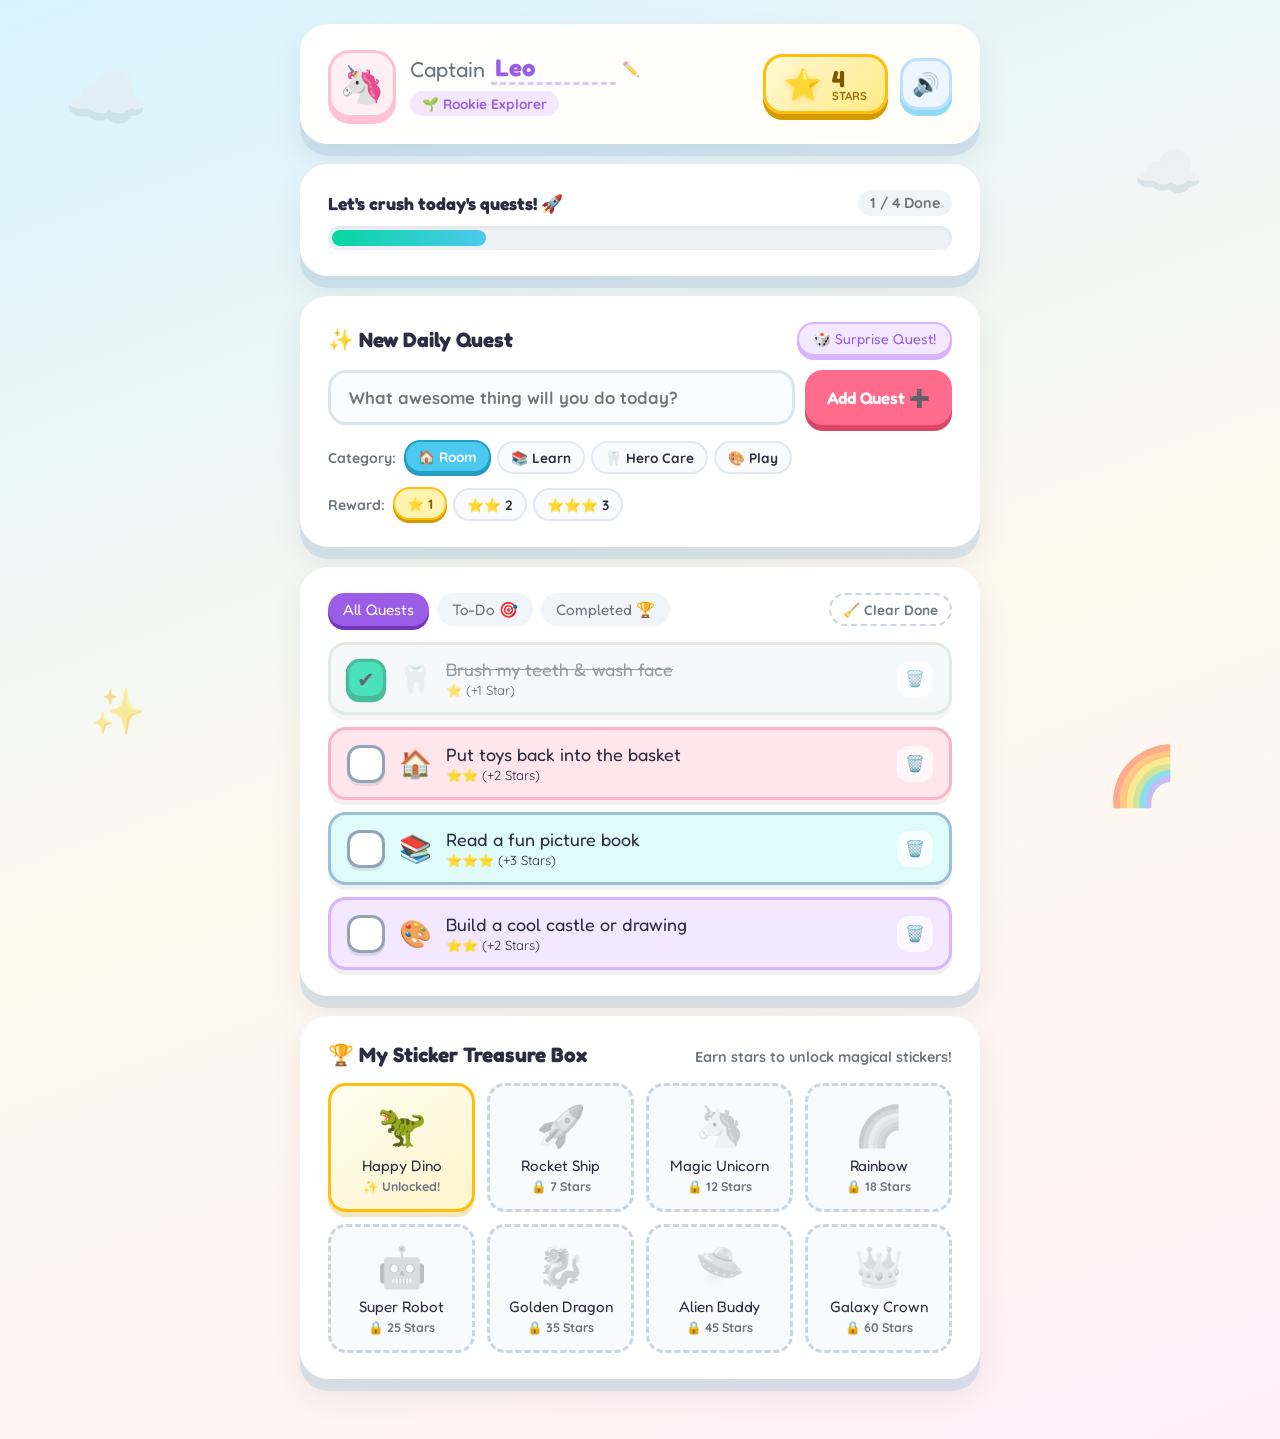
<file: index.html>
<!DOCTYPE html>
<html lang="en">
<head>
  <meta charset="UTF-8" />
  <meta name="viewport" content="width=device-width, initial-scale=1.0" />
  <title>StarQuest — Kids To-Do Adventure!</title>
  <!-- Rounded Kid-Friendly Fonts -->
  <link rel="preconnect" href="https://fonts.googleapis.com">
  <link rel="preconnect" href="https://fonts.gstatic.com" crossorigin>
  <link href="https://fonts.googleapis.com/css2?family=Fredoka:wght@500;600;700&family=Quicksand:wght@600;700&display=swap" rel="stylesheet">
  <!-- External CSS -->
  <link rel="stylesheet" href="style.css" />
</head>
<body>

  <!-- Floating Background Clouds -->
  <div class="sky-decor" aria-hidden="true">
    <div class="cloud cloud-1">☁️</div>
    <div class="cloud cloud-2">☁️</div>
    <div class="cloud cloud-3">✨</div>
    <div class="cloud cloud-4">🌈</div>
  </div>

  <!-- Confetti Canvas -->
  <canvas id="confetti-canvas"></canvas>

  <!-- Main App Container -->
  <main class="app-wrapper">
    
    <!-- Top Header & Hero Bar -->
    <header class="hero-card">
      <div class="profile-area">
        <button id="avatar-btn" class="avatar-badge" title="Click to change your buddy!">🦄</button>
        <div class="hero-text">
          <div class="greeting-row">
            <span class="greeting-label">Captain</span>
            <input type="text" id="kid-name" class="name-input" value="Leo" maxlength="14" aria-label="Your Name" />
            <span class="edit-hint">✏️</span>
          </div>
          <div class="rank-pill" id="rank-badge">🌱 Rookie Explorer</div>
        </div>
      </div>

      <div class="header-Stats">
        <div class="star-bank" id="star-bank-box">
          <span class="star-icon">⭐</span>
          <div class="star-info">
            <span class="star-count" id="star-count">0</span>
            <span class="star-label">Stars</span>
          </div>
        </div>
        <button id="sound-toggle" class="icon-btn" title="Toggle Sound Effects" aria-label="Toggle Sound">🔊</button>
      </div>
    </header>

    <!-- Daily Progress Bar -->
    <section class="progress-card">
      <div class="progress-header">
        <span class="progress-title" id="progress-message">Let's start today's adventure! 🚀</span>
        <span class="progress-fraction" id="progress-fraction">0 / 0 Done</span>
      </div>
      <div class="progress-track">
        <div class="progress-fill" id="progress-fill"></div>
      </div>
    </section>

    <!-- Add New Quest Section -->
    <section class="creator-card">
      <div class="section-heading">
        <h2>✨ New Daily Quest</h2>
        <button type="button" id="surprise-btn" class="surprise-btn">🎲 Surprise Quest!</button>
      </div>

      <form id="quest-form" autocomplete="off">
        <div class="input-row">
          <input 
            type="text" 
            id="quest-input" 
            placeholder="What awesome thing will you do today?" 
            maxlength="60"
            required 
          />
          <button type="submit" class="add-btn">Add Quest ➕</button>
        </div>

        <div class="options-row">
          <!-- Category Picker -->
          <div class="option-group">
            <span class="option-label">Category:</span>
            <div class="category-pills" id="category-picker">
              <button type="button" class="cat-pill active" data-cat="home" data-icon="🏠">🏠 Room</button>
              <button type="button" class="cat-pill" data-cat="school" data-icon="📚">📚 Learn</button>
              <button type="button" class="cat-pill" data-cat="health" data-icon="🦷">🦷 Hero Care</button>
              <button type="button" class="cat-pill" data-cat="fun" data-icon="🎨">🎨 Play</button>
            </div>
          </div>

          <!-- Star Value Picker -->
          <div class="option-group">
            <span class="option-label">Reward:</span>
            <div class="star-picker" id="star-picker">
              <button type="button" class="star-pill active" data-stars="1">⭐ 1</button>
              <button type="button" class="star-pill" data-stars="2">⭐⭐ 2</button>
              <button type="button" class="star-pill" data-stars="3">⭐⭐⭐ 3</button>
            </div>
          </div>
        </div>
      </form>
    </section>

    <!-- Filter Tabs & Quest List -->
    <section class="quests-section">
      <div class="tabs-bar">
        <div class="filter-tabs" id="filter-tabs">
          <button class="tab-btn active" data-filter="all">All Quests</button>
          <button class="tab-btn" data-filter="todo">To-Do 🎯</button>
          <button class="tab-btn" data-filter="done">Completed 🏆</button>
        </div>
        <button id="clear-done-btn" class="clear-btn" title="Remove finished quests">🧹 Clear Done</button>
      </div>

      <ul id="quest-list" class="quest-list">
        <!-- Quests injected via script.js -->
      </ul>

      <!-- Empty State -->
      <div id="empty-state" class="empty-state hidden">
        <div class="empty-mascot">🎉</div>
        <h3>All Clear, Captain!</h3>
        <p>Add a new quest above or hit "Surprise Quest" for a fun mission!</p>
      </div>
    </section>

    <!-- Collectible Sticker Book -->
    <section class="sticker-book">
      <div class="sticker-header">
        <h2>🏆 My Sticker Treasure Box</h2>
        <span class="sticker-subtitle">Earn stars to unlock magical stickers!</span>
      </div>
      <div class="sticker-grid" id="sticker-grid">
        <!-- Stickers injected via script.js -->
      </div>
    </section>

  </main>

  <!-- External JavaScript -->
  <script src="script.js"></script>
</body>
</html>
</file>
<file: style.css>
/* ==========================================================================
   1. DESIGN TOKENS & RESET
   ========================================================================== */
:root {
  --bg-top: #d8f3ff;
  --bg-bottom: #fff0f8;
  --card-bg: #ffffff;
  --text-main: #2b2d42;
  --text-muted: #6c757d;

  /* Candy Accents */
  --primary: #ff6b8b;
  --primary-shadow: #d94667;
  --secondary: #4cc9f0;
  --secondary-shadow: #259ec4;
  --yellow: #ffbe0b;
  --yellow-shadow: #d49b00;
  --green: #06d6a0;
  --green-shadow: #04a379;
  --purple: #9b5de5;
  --purple-shadow: #7234bd;

  /* Category Pastels */
  --cat-home-bg: #ffe5ec;
  --cat-home-border: #ffb3c6;
  --cat-school-bg: #e0fbfc;
  --cat-school-border: #98c1d9;
  --cat-health-bg: #d8f3dc;
  --cat-health-border: #95d5b2;
  --cat-fun-bg: #f3e8ff;
  --cat-fun-border: #d8b4fe;

  --radius-lg: 28px;
  --radius-md: 18px;
  --radius-pill: 999px;

  --font-display: 'Fredoka', sans-serif;
  --font-body: 'Quicksand', sans-serif;
}

* {
  box-sizing: border-box;
  margin: 0;
  padding: 0;
  -webkit-tap-highlight-color: transparent;
}

body {
  font-family: var(--font-body);
  color: var(--text-main);
  background: linear-gradient(160deg, var(--bg-top) 0%, #fef9ef 50%, var(--bg-bottom) 100%);
  min-height: 100vh;
  padding: 24px 16px 60px;
  overflow-x: hidden;
  position: relative;
}

/* ==========================================================================
   2. FLOATING BACKGROUND & CONFETTI
   ========================================================================== */
.sky-decor {
  position: fixed;
  inset: 0;
  pointer-events: none;
  z-index: 0;
  overflow: hidden;
}

.cloud {
  position: absolute;
  font-size: 3.5rem;
  opacity: 0.45;
  animation: floatCloud 18s ease-in-out infinite alternate;
}

.cloud-1 { top: 6%; left: 5%; font-size: 4.2rem; animation-duration: 22s; }
.cloud-2 { top: 15%; right: 6%; font-size: 3.5rem; animation-duration: 19s; animation-delay: -5s; }
.cloud-3 { bottom: 18%; left: 7%; font-size: 2.8rem; animation-duration: 14s; }
.cloud-4 { bottom: 10%; right: 8%; font-size: 3.6rem; animation-duration: 25s; }

@keyframes floatCloud {
  0% { transform: translateY(0px) translateX(0px) rotate(0deg); }
  100% { transform: translateY(-18px) translateX(22px) rotate(4deg); }
}

#confetti-canvas {
  position: fixed;
  inset: 0;
  width: 100%;
  height: 100%;
  pointer-events: none;
  z-index: 999;
}

/* ==========================================================================
   3. LAYOUT CONTAINER
   ========================================================================== */
.app-wrapper {
  position: relative;
  z-index: 1;
  max-width: 680px;
  margin: 0 auto;
  display: flex;
  flex-direction: column;
  gap: 20px;
}

/* Shared Card Look */
.hero-card,
.progress-card,
.creator-card,
.quests-section,
.sticker-book {
  background: var(--card-bg);
  border-radius: var(--radius-lg);
  padding: 22px 24px;
  border: 4px solid #ffffff;
  box-shadow: 0 12px 0 rgba(163, 196, 217, 0.35), 0 16px 32px rgba(43, 45, 66, 0.08);
}

/* ==========================================================================
   4. HERO HEADER & STAR BANK
   ========================================================================== */
.hero-card {
  display: flex;
  align-items: center;
  justify-content: space-between;
  flex-wrap: wrap;
  gap: 16px;
  background: linear-gradient(135deg, #ffffff 0%, #fffdf7 100%);
}

.profile-area {
  display: flex;
  align-items: center;
  gap: 14px;
}

.avatar-badge {
  width: 68px;
  height: 68px;
  border-radius: 22px;
  background: #fff0f5;
  border: 3px solid #ffc2d4;
  box-shadow: 0 6px 0 #ffc2d4;
  font-size: 2.3rem;
  cursor: pointer;
  transition: transform 0.15s ease, box-shadow 0.15s ease;
  display: grid;
  place-items: center;
}

.avatar-badge:hover {
  transform: translateY(-2px) rotate(-4deg);
}

.avatar-badge:active {
  transform: translateY(4px);
  box-shadow: 0 2px 0 #ffc2d4;
}

.greeting-row {
  display: flex;
  align-items: center;
  gap: 6px;
}

.greeting-label {
  font-family: var(--font-display);
  font-size: 1.35rem;
  color: var(--text-muted);
}

.name-input {
  font-family: var(--font-display);
  font-size: 1.5rem;
  font-weight: 700;
  color: var(--purple);
  border: none;
  border-bottom: 3px dashed #e0c3fc;
  background: transparent;
  width: 125px;
  padding: 0 4px;
  outline: none;
  transition: border-color 0.2s;
}

.name-input:focus {
  border-bottom-color: var(--primary);
}

.edit-hint {
  font-size: 0.9rem;
  opacity: 0.6;
}

.rank-pill {
  display: inline-block;
  margin-top: 6px;
  background: #f3e8ff;
  color: var(--purple);
  font-weight: 700;
  font-size: 0.85rem;
  padding: 4px 12px;
  border-radius: var(--radius-pill);
}

.header-Stats {
  display: flex;
  align-items: center;
  gap: 12px;
}

.star-bank {
  display: flex;
  align-items: center;
  gap: 10px;
  background: linear-gradient(135deg, #fff8d6 0%, #ffea85 100%);
  border: 3px solid var(--yellow);
  box-shadow: 0 6px 0 var(--yellow-shadow);
  padding: 8px 18px;
  border-radius: 20px;
  transition: transform 0.2s cubic-bezier(0.34, 1.56, 0.64, 1);
}

.star-bank.pop {
  transform: scale(1.16) rotate(3deg);
}

.star-icon {
  font-size: 1.9rem;
  filter: drop-shadow(0 2px 3px rgba(212, 155, 0, 0.3));
}

.star-info {
  display: flex;
  flex-direction: column;
  line-height: 1.05;
}

.star-count {
  font-family: var(--font-display);
  font-size: 1.45rem;
  font-weight: 700;
  color: #7c5800;
}

.star-label {
  font-size: 0.72rem;
  font-weight: 700;
  text-transform: uppercase;
  color: #9e7200;
}

.icon-btn {
  width: 52px;
  height: 52px;
  border-radius: 18px;
  border: 3px solid #bde0fe;
  background: #edf6ff;
  box-shadow: 0 6px 0 #90dbf4;
  font-size: 1.4rem;
  cursor: pointer;
  transition: all 0.15s ease;
}

.icon-btn:active {
  transform: translateY(4px);
  box-shadow: 0 2px 0 #90dbf4;
}

/* ==========================================================================
   5. PROGRESS BAR
   ========================================================================== */
.progress-header {
  display: flex;
  justify-content: space-between;
  align-items: center;
  margin-bottom: 10px;
  font-weight: 700;
}

.progress-title {
  font-family: var(--font-display);
  font-size: 1.1rem;
  color: var(--text-main);
}

.progress-fraction {
  font-size: 0.9rem;
  background: #eef4f8;
  padding: 4px 12px;
  border-radius: var(--radius-pill);
  color: var(--text-muted);
}

.progress-track {
  width: 100%;
  height: 24px;
  background: #eef2f6;
  border-radius: var(--radius-pill);
  overflow: hidden;
  padding: 4px;
  box-shadow: inset 0 2px 5px rgba(0, 0, 0, 0.06);
}

.progress-fill {
  height: 100%;
  width: 0%;
  border-radius: var(--radius-pill);
  background: linear-gradient(90deg, #06d6a0, #4cc9f0, #ffbe0b);
  background-size: 200% 100%;
  transition: width 0.45s cubic-bezier(0.34, 1.56, 0.64, 1);
  animation: shimmer 4s infinite linear;
}

@keyframes shimmer {
  0% { background-position: 0% 50%; }
  100% { background-position: 200% 50%; }
}

/* ==========================================================================
   6. QUEST CREATOR FORM
   ========================================================================== */
.section-heading {
  display: flex;
  justify-content: space-between;
  align-items: center;
  margin-bottom: 14px;
}

.section-heading h2 {
  font-family: var(--font-display);
  font-size: 1.3rem;
}

.surprise-btn {
  font-family: var(--font-display);
  font-size: 0.9rem;
  background: #f3e8ff;
  color: var(--purple);
  border: 2px solid #d8b4fe;
  box-shadow: 0 4px 0 #d8b4fe;
  padding: 6px 14px;
  border-radius: var(--radius-pill);
  cursor: pointer;
  transition: all 0.15s ease;
}

.surprise-btn:hover {
  background: #ead5ff;
}

.surprise-btn:active {
  transform: translateY(3px);
  box-shadow: 0 1px 0 #d8b4fe;
}

.input-row {
  display: flex;
  gap: 10px;
  margin-bottom: 16px;
}

#quest-input {
  flex: 1;
  font-family: var(--font-body);
  font-size: 1.05rem;
  font-weight: 700;
  padding: 14px 18px;
  border-radius: var(--radius-md);
  border: 3px solid #dce4ec;
  background: #f9fbfd;
  color: var(--text-main);
  outline: none;
  transition: border-color 0.2s, background 0.2s;
}

#quest-input:focus {
  border-color: var(--secondary);
  background: #ffffff;
}

.add-btn {
  font-family: var(--font-display);
  font-size: 1.05rem;
  font-weight: 600;
  background: var(--primary);
  color: #ffffff;
  border: none;
  border-radius: var(--radius-md);
  padding: 0 22px;
  box-shadow: 0 6px 0 var(--primary-shadow);
  cursor: pointer;
  transition: transform 0.12s ease, box-shadow 0.12s ease;
  white-space: nowrap;
}

.add-btn:hover {
  background: #ff547a;
}

.add-btn:active {
  transform: translateY(4px);
  box-shadow: 0 2px 0 var(--primary-shadow);
}

.options-row {
  display: flex;
  flex-wrap: wrap;
  justify-content: space-between;
  gap: 14px;
}

.option-group {
  display: flex;
  align-items: center;
  flex-wrap: wrap;
  gap: 8px;
}

.option-label {
  font-size: 0.88rem;
  font-weight: 700;
  color: var(--text-muted);
}

.category-pills,
.star-picker {
  display: flex;
  flex-wrap: wrap;
  gap: 6px;
}

.cat-pill,
.star-pill {
  font-family: var(--font-body);
  font-weight: 700;
  font-size: 0.85rem;
  padding: 6px 12px;
  border-radius: var(--radius-pill);
  border: 2px solid #e2e8f0;
  background: #f8fafc;
  color: var(--text-main);
  cursor: pointer;
  transition: all 0.15s ease;
}

.cat-pill.active {
  background: var(--secondary);
  color: white;
  border-color: var(--secondary-shadow);
  box-shadow: 0 3px 0 var(--secondary-shadow);
  transform: translateY(-1px);
}

.star-pill.active {
  background: #fff3b0;
  color: #875f00;
  border-color: var(--yellow);
  box-shadow: 0 3px 0 var(--yellow-shadow);
  transform: translateY(-1px);
}

/* ==========================================================================
   7. QUEST LIST & CARDS
   ========================================================================== */
.tabs-bar {
  display: flex;
  justify-content: space-between;
  align-items: center;
  flex-wrap: wrap;
  gap: 10px;
  margin-bottom: 16px;
}

.filter-tabs {
  display: flex;
  gap: 8px;
}

.tab-btn {
  font-family: var(--font-display);
  font-size: 0.95rem;
  padding: 7px 15px;
  border-radius: var(--radius-pill);
  border: none;
  background: #f1f5f9;
  color: var(--text-muted);
  cursor: pointer;
  transition: all 0.15s ease;
}

.tab-btn.active {
  background: var(--purple);
  color: #ffffff;
  box-shadow: 0 4px 0 var(--purple-shadow);
}

.clear-btn {
  font-family: var(--font-body);
  font-weight: 700;
  font-size: 0.85rem;
  background: transparent;
  color: var(--text-muted);
  border: 2px dashed #cbd5e1;
  padding: 6px 12px;
  border-radius: var(--radius-pill);
  cursor: pointer;
  transition: all 0.2s;
}

.clear-btn:hover {
  color: var(--primary);
  border-color: var(--primary);
}

.quest-list {
  list-style: none;
  display: flex;
  flex-direction: column;
  gap: 12px;
}

.quest-item {
  display: flex;
  align-items: center;
  justify-content: space-between;
  gap: 12px;
  padding: 14px 16px;
  border-radius: var(--radius-md);
  border: 3px solid var(--cat-home-border);
  background: var(--cat-home-bg);
  box-shadow: 0 5px 0 rgba(0, 0, 0, 0.06);
  transition: transform 0.2s ease, opacity 0.2s ease;
  animation: popIn 0.3s cubic-bezier(0.34, 1.56, 0.64, 1);
}

@keyframes popIn {
  0% { opacity: 0; transform: scale(0.9) translateY(8px); }
  100% { opacity: 1; transform: scale(1) translateY(0); }
}

.quest-item[data-cat="home"] { background: var(--cat-home-bg); border-color: var(--cat-home-border); }
.quest-item[data-cat="school"] { background: var(--cat-school-bg); border-color: var(--cat-school-border); }
.quest-item[data-cat="health"] { background: var(--cat-health-bg); border-color: var(--cat-health-border); }
.quest-item[data-cat="fun"] { background: var(--cat-fun-bg); border-color: var(--cat-fun-border); }

.quest-item.completed {
  opacity: 0.72;
  background: #f3f6f9;
  border-color: #d8e2dc;
}

.quest-left {
  display: flex;
  align-items: center;
  gap: 14px;
  flex: 1;
  cursor: pointer;
}

.check-circle {
  width: 38px;
  height: 38px;
  border-radius: 13px;
  border: 3px solid #94a3b8;
  background: #ffffff;
  display: grid;
  place-items: center;
  font-size: 1.25rem;
  flex-shrink: 0;
  box-shadow: 0 3px 0 rgba(0, 0, 0, 0.08);
  transition: all 0.2s cubic-bezier(0.34, 1.56, 0.64, 1);
}

.quest-item.completed .check-circle {
  background: var(--green);
  border-color: var(--green-shadow);
  box-shadow: 0 3px 0 var(--green-shadow);
  transform: scale(1.06);
}

.quest-icon {
  font-size: 1.65rem;
}

.quest-details {
  display: flex;
  flex-direction: column;
}

.quest-title {
  font-family: var(--font-display);
  font-size: 1.12rem;
  color: var(--text-main);
  transition: all 0.2s;
}

.quest-item.completed .quest-title {
  text-decoration: line-through;
  color: var(--text-muted);
}

.quest-stars {
  font-size: 0.82rem;
  margin-top: 2px;
}

.delete-btn {
  background: rgba(255, 255, 255, 0.7);
  border: 2px solid transparent;
  width: 36px;
  height: 36px;
  border-radius: 12px;
  font-size: 1rem;
  cursor: pointer;
  transition: all 0.15s;
}

.delete-btn:hover {
  background: #ffe5ec;
  border-color: var(--primary);
  transform: scale(1.08);
}

/* Empty State */
.empty-state {
  text-align: center;
  padding: 28px 16px;
}

.empty-state.hidden {
  display: none;
}

.empty-mascot {
  font-size: 3.4rem;
  margin-bottom: 8px;
}

.empty-state h3 {
  font-family: var(--font-display);
  font-size: 1.3rem;
  margin-bottom: 4px;
}

.empty-state p {
  color: var(--text-muted);
  font-size: 0.95rem;
}

/* ==========================================================================
   8. STICKER TREASURE BOX
   ========================================================================== */
.sticker-header {
  display: flex;
  justify-content: space-between;
  align-items: baseline;
  flex-wrap: wrap;
  gap: 8px;
  margin-bottom: 16px;
}

.sticker-header h2 {
  font-family: var(--font-display);
  font-size: 1.3rem;
}

.sticker-subtitle {
  font-size: 0.9rem;
  color: var(--text-muted);
  font-weight: 700;
}

.sticker-grid {
  display: grid;
  grid-template-columns: repeat(auto-fill, minmax(135px, 1fr));
  gap: 12px;
}

.sticker-slot {
  background: #f8fafc;
  border: 3px dashed #cbd5e1;
  border-radius: var(--radius-md);
  padding: 14px 10px;
  text-align: center;
  transition: all 0.25s ease;
}

.sticker-slot.unlocked {
  background: linear-gradient(145deg, #fffdf0 0%, #fff4cc 100%);
  border: 3px solid var(--yellow);
  box-shadow: 0 5px 0 rgba(212, 155, 0, 0.25);
}

.sticker-Slot-emoji {
  font-size: 2.5rem;
  display: block;
  margin-bottom: 6px;
  filter: grayscale(1) opacity(0.35);
  transition: transform 0.25s ease, filter 0.25s ease;
}

.sticker-slot.unlocked .sticker-Slot-emoji {
  filter: none;
}

.sticker-slot.unlocked:hover .sticker-Slot-emoji {
  transform: scale(1.2) rotate(8deg);
}

.sticker-name {
  font-family: var(--font-display);
  font-size: 0.95rem;
  display: block;
}

.sticker-req {
  font-size: 0.78rem;
  font-weight: 700;
  color: var(--text-muted);
}

/* Floating Star Animation */
.floating-star {
  position: fixed;
  font-family: var(--font-display);
  font-size: 1.5rem;
  font-weight: 700;
  color: #f59e0b;
  pointer-events: none;
  z-index: 1000;
  animation: floatUp 0.95s ease-out forwards;
}

@keyframes floatUp {
  0% { opacity: 1; transform: translateY(0) scale(0.8); }
  100% { opacity: 0; transform: translateY(-65px) scale(1.35); }
}

/* ==========================================================================
   9. RESPONSIVE DESIGN
   ========================================================================== */
@media (max-width: 540px) {
  .input-row {
    flex-direction: column;
  }
  .add-btn {
    padding: 14px;
  }
  .hero-card {
    justify-content: center;
  }
}
</file>
